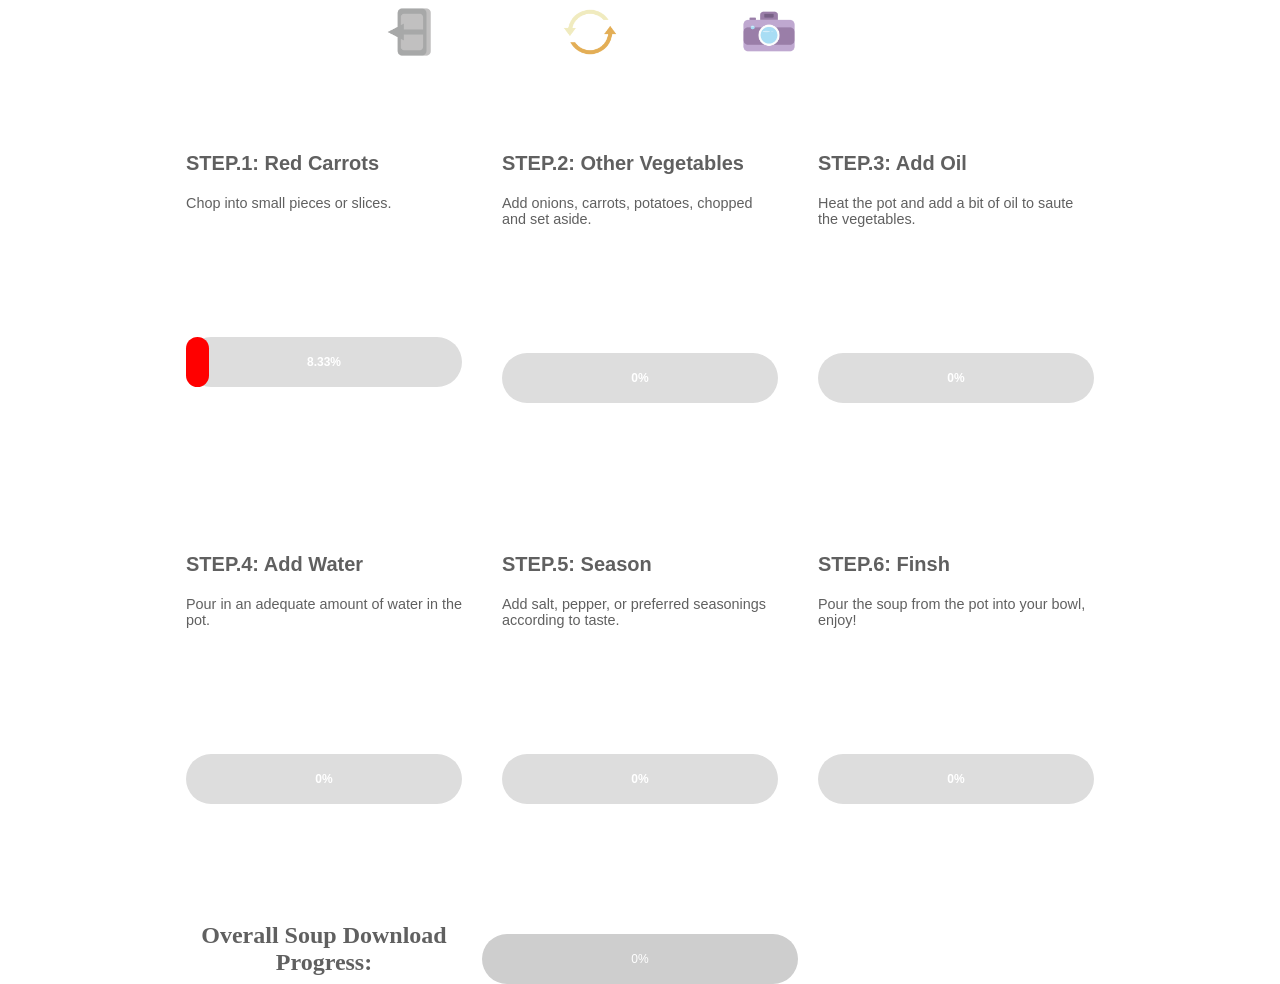
<file: index.html>
<!DOCTYPE html>
<html>
<head>
  <title>Downing.......</title>
  <link rel="stylesheet" type="text/css" href="styles.css">

</head>
<body>
<body tabindex="0">
<div class="top-grid">
  <div class="grid-item1">
    <img src="HOME.png" alt="Button 1" onclick="goToPage()">
  </div>
  <div class="grid-item2">
    <img src="refresh.png" alt="Button 2" onclick="refreshPage()">
  </div>
  <div class="grid-item3">
    <img src="sreenshot.png" alt="Button 3" onclick="printPage()">
  </div>
</div>

<div class="container">
  <div class="grid-item">
    <h3 class="grid-item-title">STEP.1: Red Carrots</h3>
    <p class="grid-item-description">Chop into small pieces or slices.</p>
    <video class="video-item1" width="800" muted autoplay onended="playNext('v2')">
      <source src="v1.mp4" type="video/mp4">
    </video>
    <div class="progress-item">
      <div class="progress-bar1"></div>
      <div class="progress-text">0%</div>
    </div>
  </div>

  <div class="grid-item">
    <h3 class="grid-item-title">STEP.2: Other Vegetables</h3>
    <p class="grid-item-description">Add onions, carrots, potatoes, chopped and set aside.</p>
    <video class="video-item2" width="800" autoplay onended="playNext('v3')">
      <source src="v2.mp4" type="video/mp4">
    </video>
    <div class="progress-item">
      <div class="progress-bar2"></div>
      <div class="progress-text">0%</div>
    </div>
  </div>


  <div class="grid-item">
    <h3 class="grid-item-title">STEP.3: Add Oil</h3>
    <p class="grid-item-description">Heat the pot and add a bit of oil to saute the vegetables.</p>
    <video class="video-item3" width="800" autoplay onended="playNext('v4')">
      <source src="v3.mp4" type="video/mp4">
    </video>
    <div class="progress-item">
      <div class="progress-bar3"></div>
      <div class="progress-text">0%</div>
    </div>
  </div>

  <div class="grid-item">
    <h3 class="grid-item-title">STEP.4: Add Water</h3>
    <p class="grid-item-description">Pour in an adequate amount of water in the pot.</p>
    <video class="video-item4" width="800" autoplay onended="playNext('v5')">
      <source src="v4.mp4" type="video/mp4">
    </video>
    <div class="progress-item">
      <div class="progress-bar4"></div>
      <div class="progress-text">0%</div>
    </div>
  </div>

  <div class="grid-item">
    <h3 class="grid-item-title">STEP.5: Season</h3>
    <p class="grid-item-description">Add salt, pepper, or preferred seasonings according to taste.</p>
    <video class="video-item5" width="800" autoplay onended="playNext('v6')">
      <source src="v5.mp4" type="video/mp4">
    </video>
    <div class="progress-item">
      <div class="progress-bar5"></div>
      <div class="progress-text">0%</div>
    </div>
  </div>

  <div class="grid-item">
    <h3 class="grid-item-title">STEP.6: Finsh</h3>
    <p class="grid-item-description">Pour the soup from the pot into your bowl, enjoy!</p>
    <video class="video-item6" width="800" autoplay onended="playNext('v1')">
      <source src="v6.mp4" type="video/mp4">
    </video>
    <div class="progress-item">
      <div class="progress-bar6"></div>
      <div class="progress-text">0%</div>
    </div>
  </div>

  <div class="progress-header">
    Overall Soup Download Progress:
</div>
<div class="overall-progress">
    <div class="overall-progress-bar"></div>
    <div class="overall-progress-text">0%</div>
</div>

<script src="script.js"></script>
<script src="progress.js"></script>
</body>
</html>
</file>
<file: styles.css>
body {
  display: flex;
  justify-content: center;
  align-items: center;
  height: 100vh;
  background-color: white;
  font-family: "Arial Rounded MT Bold", sans-serif; 
  font-size: 12px;
}

.top-grid {
  opacity: 0.8;
  border-radius: 30px;
  margin-top: 5px;
  gap: 5%;
  display: grid;
  grid-template-columns: repeat(3, 1fr);
  position: fixed;
  top: 0;
  width: 40%; 
  max-width: 1000px; 
  background-color: rgba(255, 255, 255, 0.5);
}

.grid-item1 img {
  width: 35%; 
  min-width: 50px;
  height: auto; 
}

.grid-item2 img {
  width: 35%; 
  min-width:50px;
  height: auto;
}

.grid-item3 img {
  width: 35%; 
  min-width: 50px;
  height: auto;
}

.grid-item1:hover {
  transform: scale(1.1); 
  transition: transform 0.3s ease; 
}

.grid-item2:hover {
  transform: scale(1.1); 
  transition: transform 0.3s ease; 
}

.grid-item3:hover {
  transform: scale(1.1); 
  transition: transform 0.3s ease; 
}

.container {
  width: 75%;
  height: auto;
  display: grid;
  grid-template-columns: repeat(3, 1fr); 
  padding: 20px;
  grid-row-gap: 13%;
  padding-bottom: 20px;
}

@media (max-width: 1200px) {
  .container {
    height: 50%;
    width: auto;
    grid-template-columns: 1fr; 
    min-height: auto;
    max-width: auto;
  }

    .grid-item-title {
      font-family: "Caviar Dreams", sans-serif; 
      font-size: 20px;
      font-weight: bold;
      color: #606060;
      text-align: left; 
    }
    
    .grid-item-description {
      font-size: 10px;
      font-family: "Caviar Dreams", sans-serif; 
      font-size: larger;
      color: #606060;
      text-align: left; 
    }
  }



.grid-item-title {
  font-family: "Caviar Dreams", sans-serif; 
  font-size: 20px;
  font-weight: bold;
  color: #606060;
  text-align: left; 
}

.grid-item-description {
  font-family: "Caviar Dreams", sans-serif; 
  font-size: larger;
  color: #606060;
  text-align: left; 
}

.grid-item {
  color: white; 
  padding: 20px;
  text-align: center;
}

.video-item1 {
  width: 50%; 
}

.video-item2 {
  width: 50%; 
}

.video-item3 {
  width: 50%; 
}

.video-item4 {
  width: 50%; 
}

.video-item5 {
  width: 50%; 
}

.video-item6 {
  width: 50%; 
}


.video-item1:hover {
  transform: scale(1.2); 
  transition: transform 0.3s ease; 
}
.video-item2:hover{
  transform: scale(1.2); 
  transition: transform 0.3s ease; 
}
.video-item3:hover{
  transform: scale(1.2); 
  transition: transform 0.3s ease; 
}
.video-item4:hover{
  transform: scale(1.2); 
  transition: transform 0.3s ease; 
}
.video-item5:hover{
  transform: scale(1.2); 
  transition: transform 0.3s ease; 
}
.video-item6:hover {
  transform: scale(1.2); 
  transition: transform 0.3s ease; 
}


.progress-item {
  width: 100%; 
  height: 50px;
  background-color: #ddd;
  border-radius: 30px;
  margin-top: 40px;
  position: relative;
}


.progress-bar1 {
  width: 0;
  height: 50px;
  background-color:red;
  border-radius: 30px;
}

.progress-bar2 {
  width: 0;
  height: 50px;
  background-color:green;
  border-radius: 30px;
}

.progress-bar3 {
  width: 0;
  height: 50px;
  background-color: orange;
  border-radius: 30px;
}

.progress-bar4 {
  width: 0;
  height: 50px;
  background-color: grey;
  border-radius: 30px;
}

.progress-bar5 {
  width: 0;
  height: 50px;
  background-color: #86a1fd;
  border-radius: 30px;
}

.progress-bar6 {
  width: 0;
  height: 50px;
  background-color: #04AA6D;
  border-radius: 30px;
}


.progress-text {
  font-family: "Caviar Dreams", sans-serif; 
  position: absolute;
  top: 50%;
  left: 50%;
  transform: translate(-50%, -50%);
  color: white;
  font-weight: bold;
}

@keyframes progressAnimation {
  to {
    transform: translateX(100%);
  }
}


.overall-progress {
  text-align: start;
  align-items: center;
  width: 100%;
  height: 50px;
  background-color: #cecece;
  margin-top: 20px;
  border-radius: 30px;
  position: relative;
}

.overall-progress-bar {
  border-radius: 30px;
  width: 0;
  height: 100%;
  background-color: #3498db;
}

.overall-progress-text {
  position: absolute;
  top: 50%;
  left: 50%;
  transform: translate(-50%, -50%);
  color: #ffffff;
}

.progress-header {
  color: #606060;
  font-family: "Caviar Dreams"; 
  font-weight: bold;
  text-align: center;
  font-size: 24px;
  display: flex; 
  justify-content: start; 
  align-items: center; 
}

@media print {
  .top-grid {
      display: none;
  }
}
</file>
